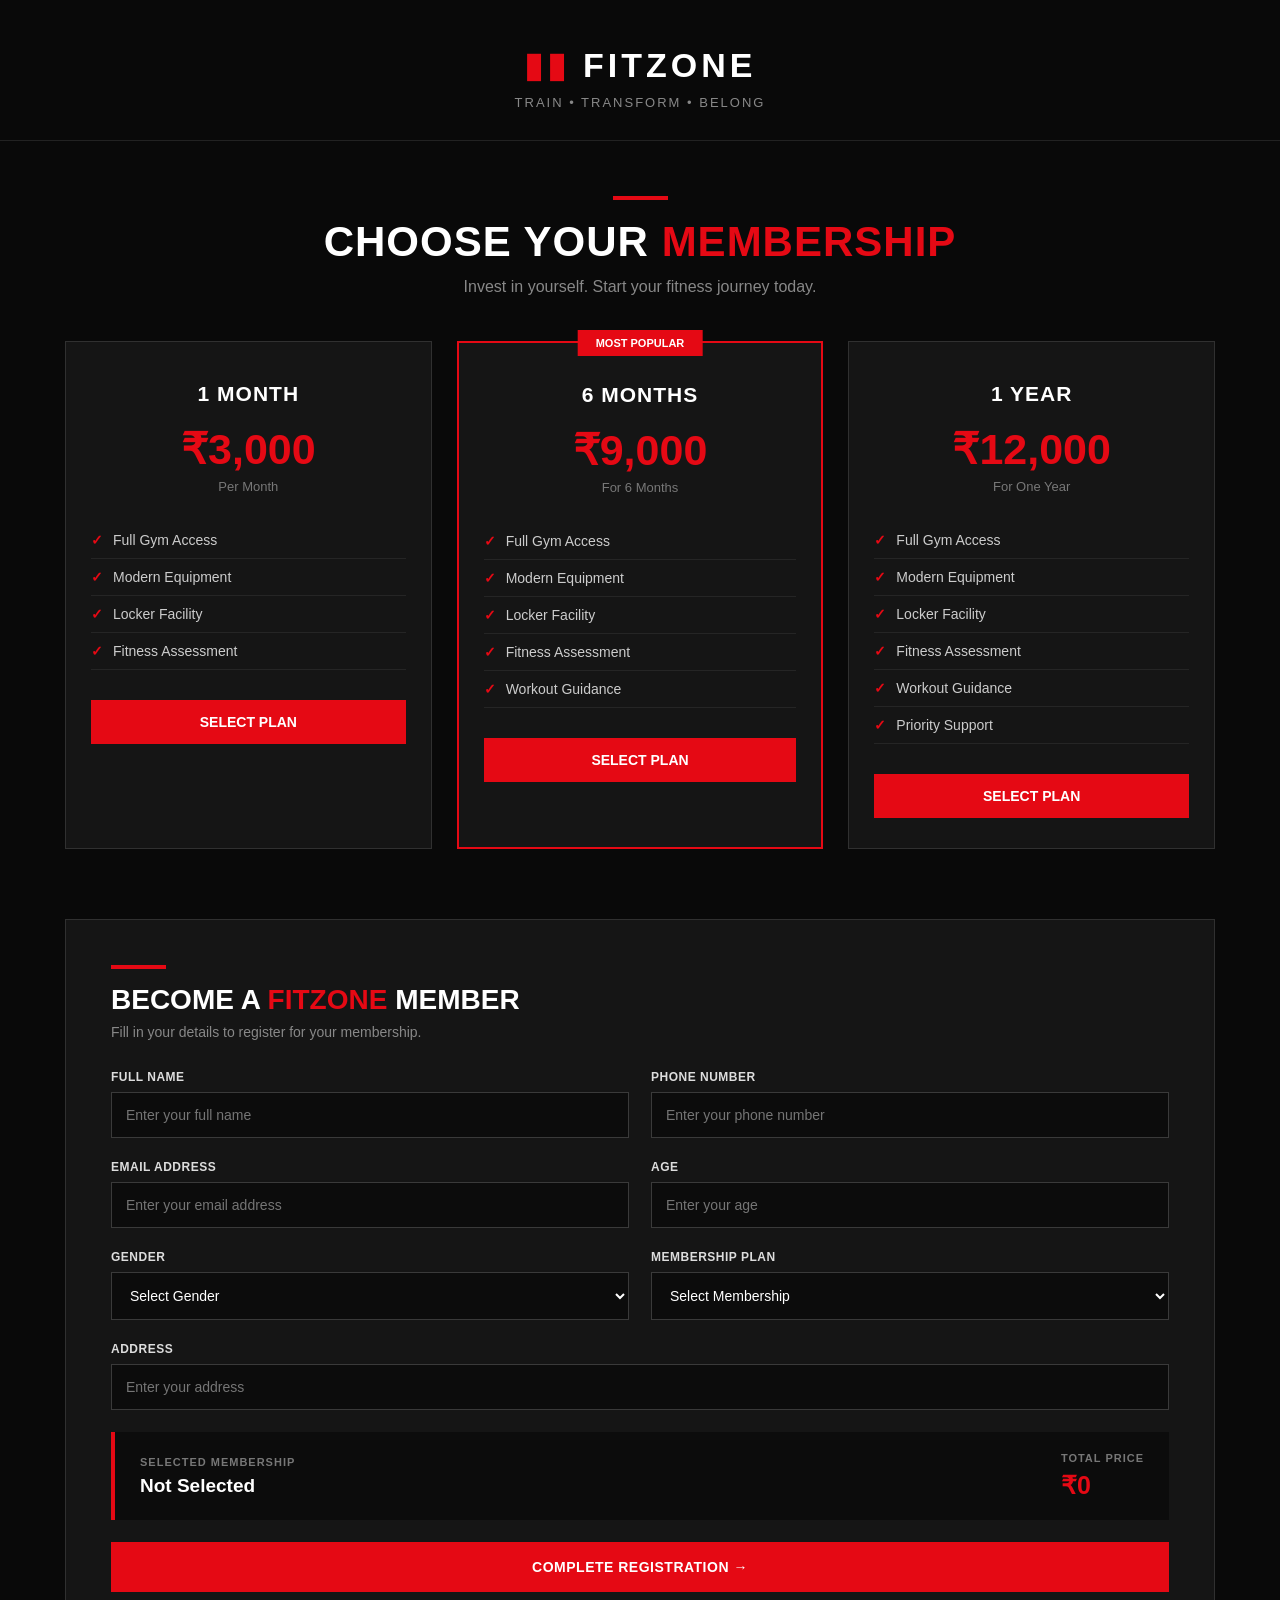
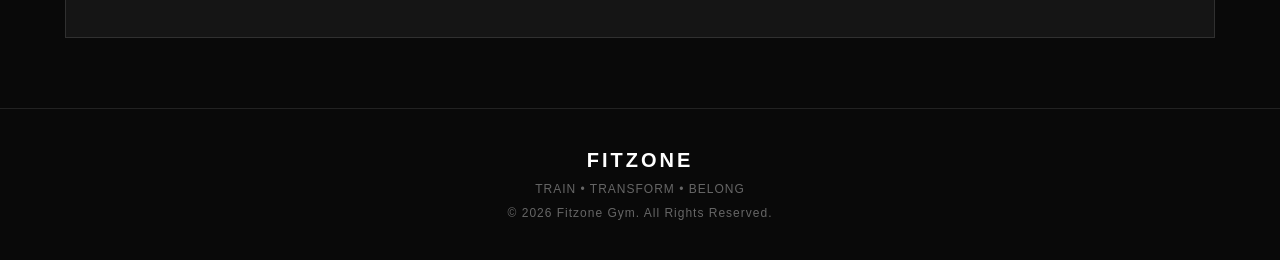
<file: Membership.html>
<!DOCTYPE html>
<html lang="en">

<head>
    <meta charset="UTF-8">
    <meta name="viewport" content="width=device-width, initial-scale=1.0">

    <title>Fitzone Gym Membership</title>

    <link rel="stylesheet" href="Membership.css">
</head>

<body>

    <!-- HEADER -->
    <header class="header">

        <div class="logo">
            <span>▮▮</span> FITZONE
        </div>

        <p>TRAIN • TRANSFORM • BELONG</p>

    </header>


    <!-- MAIN CONTENT -->
    <main class="container">

        <!-- PAGE TITLE -->
        <section class="page-heading">

            <div class="red-line"></div>

            <h1>
                CHOOSE YOUR <span>MEMBERSHIP</span>
            </h1>

            <p>
                Invest in yourself. Start your fitness journey today.
            </p>

        </section>


        <!-- MEMBERSHIP PLANS -->
        <section class="plans">


            <!-- 1 MONTH -->
            <div class="plan">

                <h2>1 MONTH</h2>

                <div class="price">
                    ₹3,000
                </div>

                <p class="duration">
                    Per Month
                </p>

                <ul>
                    <li>Full Gym Access</li>
                    <li>Modern Equipment</li>
                    <li>Locker Facility</li>
                    <li>Fitness Assessment</li>
                </ul>

                <button type="button" class="select-btn" onclick="selectPlan('1 Month', 3000)">
                    SELECT PLAN
                </button>

            </div>


            <!-- 6 MONTHS -->
            <div class="plan popular">

                <div class="popular-label">
                    MOST POPULAR
                </div>

                <h2>6 MONTHS</h2>

                <div class="price">
                    ₹9,000
                </div>

                <p class="duration">
                    For 6 Months
                </p>

                <ul>
                    <li>Full Gym Access</li>
                    <li>Modern Equipment</li>
                    <li>Locker Facility</li>
                    <li>Fitness Assessment</li>
                    <li>Workout Guidance</li>
                </ul>

                <button type="button" class="select-btn" onclick="selectPlan('6 Months', 9000)">
                    SELECT PLAN
                </button>

            </div>


            <!-- 1 YEAR -->
            <div class="plan">

                <h2>1 YEAR</h2>

                <div class="price">
                    ₹12,000
                </div>

                <p class="duration">
                    For One Year
                </p>

                <ul>
                    <li>Full Gym Access</li>
                    <li>Modern Equipment</li>
                    <li>Locker Facility</li>
                    <li>Fitness Assessment</li>
                    <li>Workout Guidance</li>
                    <li>Priority Support</li>
                </ul>

                <button type="button" class="select-btn" onclick="selectPlan('1 Year', 12000)">
                    SELECT PLAN
                </button>

            </div>

        </section>


        <!-- MEMBERSHIP FORM -->
        <section class="membership-form">

            <div class="form-heading">

                <div class="red-line"></div>

                <h2>
                    BECOME A <span>FITZONE</span> MEMBER
                </h2>

                <p>
                    Fill in your details to register for your membership.
                </p>

            </div>


            <form>


                <!-- FULL NAME -->
                <div class="form-group">

                    <label for="name">
                        FULL NAME
                    </label>

                    <input type="text" id="name" placeholder="Enter your full name" required>

                </div>


                <!-- PHONE -->
                <div class="form-group">

                    <label for="phone">
                        PHONE NUMBER
                    </label>

                    <input type="tel" id="phone" placeholder="Enter your phone number" required>

                </div>


                <!-- EMAIL -->
                <div class="form-group">

                    <label for="email">
                        EMAIL ADDRESS
                    </label>

                    <input type="email" id="email" placeholder="Enter your email address" required>

                </div>


                <!-- AGE -->
                <div class="form-group">

                    <label for="age">
                        AGE
                    </label>

                    <input type="number" id="age" placeholder="Enter your age" min="10" max="100" required>

                </div>


                <!-- GENDER -->
                <div class="form-group">

                    <label for="gender">
                        GENDER
                    </label>

                    <select id="gender" required>

                        <option value="">
                            Select Gender
                        </option>

                        <option value="male">
                            Male
                        </option>

                        <option value="female">
                            Female
                        </option>

                        <option value="other">
                            Other
                        </option>

                    </select>

                </div>


                <!-- MEMBERSHIP -->
                <div class="form-group">

                    <label for="membershipPlan">
                        MEMBERSHIP PLAN
                    </label>

                    <select id="membershipPlan" onchange="updatePrice()" required>

                        <option value="">
                            Select Membership
                        </option>

                        <option value="3000">
                            1 Month — ₹3,000
                        </option>

                        <option value="9000">
                            6 Months — ₹9,000
                        </option>

                        <option value="12000">
                            1 Year — ₹12,000
                        </option>

                    </select>

                </div>


                <!-- ADDRESS -->
                <div class="form-group full-width">

                    <label for="address">
                        ADDRESS
                    </label>

                    <input type="text" id="address" placeholder="Enter your address" required>

                </div>


                <!-- SELECTED PRICE -->
                <div class="selected-membership">

                    <div>
                        <span>SELECTED MEMBERSHIP</span>
                        <strong id="selectedPlan">
                            Not Selected
                        </strong>
                    </div>

                    <div>
                        <span>TOTAL PRICE</span>
                        <strong id="selectedPrice">
                            ₹0
                        </strong>
                    </div>

                </div>


                <!-- SUBMIT BUTTON -->
                <button type="submit" class="submit-btn">

                    COMPLETE REGISTRATION →

                </button>

            </form>

        </section>

    </main>


    <!-- FOOTER -->
    <footer>

        <h3>FITZONE</h3>

        <p>
            TRAIN • TRANSFORM • BELONG
        </p>

        <p>
            © 2026 Fitzone Gym. All Rights Reserved.
        </p>

    </footer>


    <!-- JAVASCRIPT -->
    <script>
        function selectPlan(plan, price) {

            document.getElementById("membershipPlan").value = price;

            document.getElementById("selectedPlan").innerText = plan;

            document.getElementById("selectedPrice").innerText =
                "₹" + price.toLocaleString("en-IN");

            document.querySelector(".membership-form").scrollIntoView({
                behavior: "smooth"
            });

        }


        function updatePrice() {

            const select =
                document.getElementById("membershipPlan");

            const price =
                Number(select.value);

            const plan =
                select.options[select.selectedIndex].text;


            if (price) {

                document.getElementById("selectedPlan").innerText =
                    plan.split("—")[0].trim();

                document.getElementById("selectedPrice").innerText =
                    "₹" + price.toLocaleString("en-IN");

            } else {

                document.getElementById("selectedPlan").innerText =
                    "Not Selected";

                document.getElementById("selectedPrice").innerText =
                    "₹0";

            }

        }
    </script>
    <!-- TRAINING SESSION POPUP -->

    <div class="training-popup" id="trainingPopup">

        <div class="training-box">

            <!-- CLOSE BUTTON -->
            <button class="training-close" id="trainingClose">
            ×
        </button>

            <div class="training-header">

                <div class="red-line"></div>

                <h2>FITZONE TRAINING SESSIONS</h2>

                <p>
                    Choose the training session that suits your fitness goals.
                </p>

            </div>


            <!-- TRAINING TABLE -->

            <div class="training-table">

                <div class="table-header">
                    <span>TRAINING SESSION</span>
                    <span>TRAINER</span>
                    <span>FEE</span>
                </div>


                <!-- PERSONAL TRAINING -->

                <div class="training-row">

                    <span>
                    Personal Training
                </span>

                    <span>
                    Rahul
                </span>

                    <strong>
                    ₹1,500
                </strong>

                </div>


                <!-- STRENGTH -->

                <div class="training-row">

                    <span>
                    Strength Training
                </span>

                    <span>
                    Arjun
                </span>

                    <strong>
                    ₹1,000
                </strong>

                </div>


                <!-- CARDIO -->

                <div class="training-row">

                    <span>
                    Cardio Training
                </span>

                    <span>
                    Priya
                </span>

                    <strong>
                    ₹800
                </strong>

                </div>


                <!-- ZUMBA -->

                <div class="training-row">

                    <span>
                    Zumba
                </span>

                    <span>
                    Neha
                </span>

                    <strong class="free">
                    FREE
                </strong>

                </div>


                <!-- YOGA -->

                <div class="training-row">

                    <span>
                    Yoga
                </span>

                    <span>
                    Anjali
                </span>

                    <strong>
                    ₹500
                </strong>

                </div>

            </div>


            <!-- BOOK SESSION -->

            <button class="book-training">
            BOOK A TRAINING SESSION →
        </button>

        </div>

    </div>


    <script>
        /* =========================
                       TRAINING SESSION POPUP
                    ========================= */

        const trainingPopup =
            document.getElementById("trainingPopup");

        const trainingClose =
            document.getElementById("trainingClose");


        /* FIND TRAINING LINK */

        const navigationLinks =
            document.querySelectorAll("nav a");


        navigationLinks.forEach(function(link) {

            if (
                link.textContent.trim() ===
                "TRAINING"
            ) {

                link.addEventListener(
                    "click",
                    function(event) {

                        event.preventDefault();

                        trainingPopup.classList.add("show");

                    }
                );

            }

        });


        /* CLOSE */

        trainingClose.addEventListener(
            "click",
            function() {

                trainingPopup.classList.remove("show");

            }
        );


        /* CLOSE WHEN CLICKING OUTSIDE */

        trainingPopup.addEventListener(
            "click",
            function(event) {

                if (
                    event.target ===
                    trainingPopup
                ) {

                    trainingPopup.classList.remove("show");

                }

            }
        );
    </script>

</body>

</html>
</file>
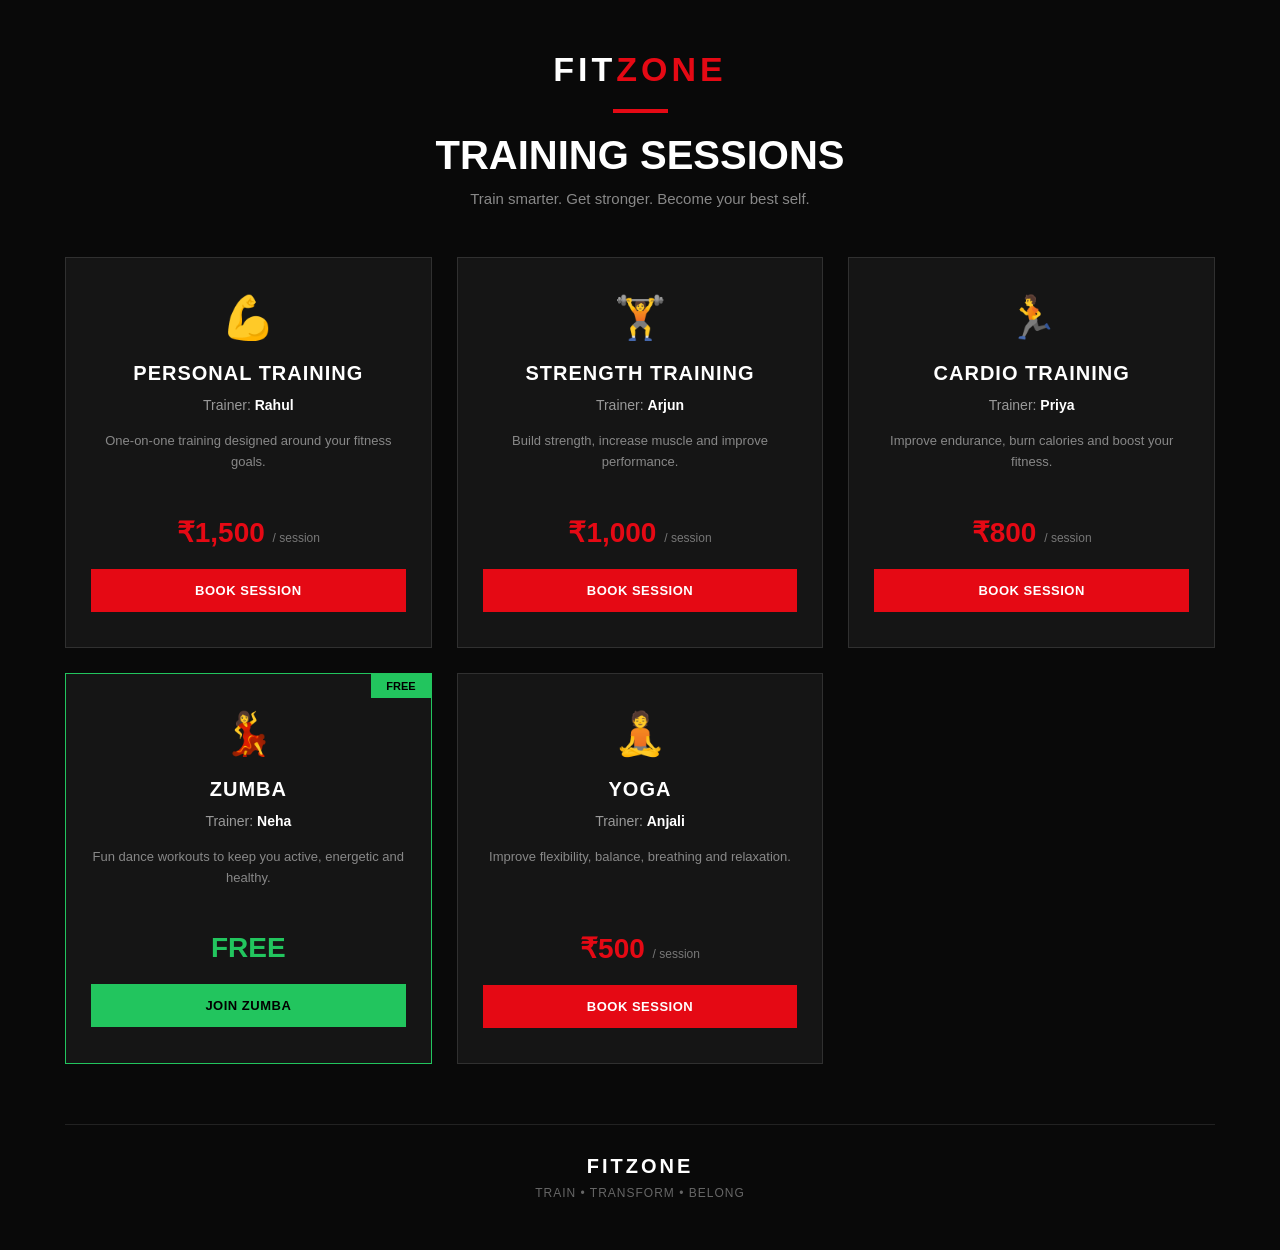
<file: Training.html>
<!DOCTYPE html>
<html lang="en">

<head>

    <meta charset="UTF-8">

    <meta name="viewport" content="width=device-width, initial-scale=1.0">

    <title>Fitzone Training Sessions</title>

    <link rel="stylesheet" href="training.css">

</head>


<body>

    <div class="training-container">

        <!-- HEADER -->

        <div class="training-header">

            <div class="logo">
                FIT<span>ZONE</span>
            </div>

            <div class="red-line"></div>

            <h1>
                TRAINING SESSIONS
            </h1>

            <p>
                Train smarter. Get stronger. Become your best self.
            </p>

        </div>


        <!-- TRAINING CARDS -->

        <div class="training-grid">


            <!-- PERSONAL TRAINING -->

            <div class="training-card">

                <div class="icon">
                    💪
                </div>

                <h2>
                    PERSONAL TRAINING
                </h2>

                <p class="trainer">
                    Trainer: <strong>Rahul</strong>
                </p>

                <p class="description">
                    One-on-one training designed around your fitness goals.
                </p>

                <div class="fee">
                    ₹1,500
                    <span>/ session</span>
                </div>

                <button>
                    BOOK SESSION
                </button>

            </div>


            <!-- STRENGTH TRAINING -->

            <div class="training-card">

                <div class="icon">
                    🏋️
                </div>

                <h2>
                    STRENGTH TRAINING
                </h2>

                <p class="trainer">
                    Trainer: <strong>Arjun</strong>
                </p>

                <p class="description">
                    Build strength, increase muscle and improve performance.
                </p>

                <div class="fee">
                    ₹1,000
                    <span>/ session</span>
                </div>

                <button>
                    BOOK SESSION
                </button>

            </div>


            <!-- CARDIO -->

            <div class="training-card">

                <div class="icon">
                    🏃
                </div>

                <h2>
                    CARDIO TRAINING
                </h2>

                <p class="trainer">
                    Trainer: <strong>Priya</strong>
                </p>

                <p class="description">
                    Improve endurance, burn calories and boost your fitness.
                </p>

                <div class="fee">
                    ₹800
                    <span>/ session</span>
                </div>

                <button>
                    BOOK SESSION
                </button>

            </div>


            <!-- ZUMBA -->

            <div class="training-card free-card">

                <div class="free-label">
                    FREE
                </div>

                <div class="icon">
                    💃
                </div>

                <h2>
                    ZUMBA
                </h2>

                <p class="trainer">
                    Trainer: <strong>Neha</strong>
                </p>

                <p class="description">
                    Fun dance workouts to keep you active, energetic and healthy.
                </p>

                <div class="fee free">
                    FREE
                </div>

                <button>
                    JOIN ZUMBA
                </button>

            </div>


            <!-- YOGA -->

            <div class="training-card">

                <div class="icon">
                    🧘
                </div>

                <h2>
                    YOGA
                </h2>

                <p class="trainer">
                    Trainer: <strong>Anjali</strong>
                </p>

                <p class="description">
                    Improve flexibility, balance, breathing and relaxation.
                </p>

                <div class="fee">
                    ₹500
                    <span>/ session</span>
                </div>

                <button>
                    BOOK SESSION
                </button>

            </div>

        </div>


        <!-- FOOTER -->

        <div class="footer">

            <h3>
                FITZONE
            </h3>

            <p>
                TRAIN • TRANSFORM • BELONG
            </p>

        </div>

    </div>

</body>

</html>
</file>
<file: Membership.css>
/* ================================
   RESET
================================ */

* {
    margin: 0;
    padding: 0;
    box-sizing: border-box;
}


/* ================================
   BODY
================================ */

body {
    font-family: Arial, Helvetica, sans-serif;
    background: #090909;
    color: #ffffff;
    min-height: 100vh;
}


/* ================================
   HEADER
================================ */

.header {
    text-align: center;
    padding: 45px 20px 30px;
    border-bottom: 1px solid #222;
}

.logo {
    font-size: 34px;
    font-weight: 900;
    letter-spacing: 4px;
}

.logo span {
    color: #e50914;
}

.header p {
    color: #888;
    font-size: 13px;
    letter-spacing: 2px;
    margin-top: 10px;
}


/* ================================
   CONTAINER
================================ */

.container {
    width: 92%;
    max-width: 1150px;
    margin: auto;
}


/* ================================
   PAGE HEADING
================================ */

.page-heading {
    text-align: center;
    padding: 55px 0 45px;
}

.red-line {
    width: 55px;
    height: 4px;
    background: #e50914;
    margin: 0 auto 18px;
}

.page-heading h1 {
    font-size: 42px;
    font-weight: 900;
    letter-spacing: 1px;
    margin-bottom: 12px;
}

.page-heading h1 span {
    color: #e50914;
}

.page-heading p {
    color: #888;
    font-size: 16px;
}


/* ================================
   MEMBERSHIP PLANS
================================ */

.plans {
    display: grid;
    grid-template-columns: repeat(3, 1fr);
    gap: 25px;
    margin-bottom: 70px;
}

.plan {
    background: #151515;
    border: 1px solid #303030;
    padding: 40px 25px 30px;
    text-align: center;
    position: relative;
    transition: 0.3s ease;
}

.plan:hover {
    transform: translateY(-8px);
    border-color: #e50914;
    box-shadow: 0 15px 40px rgba(229, 9, 20, 0.15);
}


/* POPULAR PLAN */

.plan.popular {
    border: 2px solid #e50914;
}

.popular-label {
    position: absolute;
    top: 0;
    left: 50%;
    transform: translate(-50%, -50%);
    background: #e50914;
    color: #fff;
    padding: 7px 18px;
    font-size: 11px;
    font-weight: bold;
    white-space: nowrap;
}

.plan h2 {
    font-size: 21px;
    letter-spacing: 1px;
    margin-bottom: 18px;
}

.price {
    color: #e50914;
    font-size: 43px;
    font-weight: 900;
    margin-bottom: 5px;
}

.duration {
    color: #777;
    font-size: 13px;
    margin-bottom: 28px;
}


/* PLAN FEATURES */

.plan ul {
    list-style: none;
    text-align: left;
    margin-bottom: 30px;
}

.plan li {
    color: #ccc;
    font-size: 14px;
    padding: 10px 0;
    border-bottom: 1px solid #252525;
}

.plan li::before {
    content: "✓";
    color: #e50914;
    font-weight: bold;
    margin-right: 10px;
}


/* SELECT BUTTON */

.select-btn {
    width: 100%;
    padding: 14px;
    background: #e50914;
    color: #fff;
    border: none;
    cursor: pointer;
    font-weight: bold;
    font-size: 14px;
    transition: 0.2s;
}

.select-btn:hover {
    background: #ff1c2b;
    transform: scale(1.02);
}


/* ================================
   MEMBERSHIP FORM
================================ */

.membership-form {
    background: #151515;
    border: 1px solid #303030;
    padding: 45px;
    margin-bottom: 70px;
}

.form-heading {
    margin-bottom: 30px;
}

.form-heading .red-line {
    margin: 0 0 15px;
}

.form-heading h2 {
    font-size: 28px;
    margin-bottom: 8px;
}

.form-heading h2 span {
    color: #e50914;
}

.form-heading p {
    color: #888;
    font-size: 14px;
}


/* ================================
   FORM
================================ */

form {
    display: grid;
    grid-template-columns: repeat(2, 1fr);
    gap: 22px;
}

.form-group {
    display: flex;
    flex-direction: column;
    gap: 8px;
}

.full-width {
    grid-column: 1 / -1;
}

.form-group label {
    color: #ddd;
    font-size: 12px;
    font-weight: bold;
    letter-spacing: 0.5px;
}

.form-group input,
.form-group select {
    width: 100%;
    padding: 14px;
    background: #0c0c0c;
    border: 1px solid #3a3a3a;
    color: #fff;
    outline: none;
    font-size: 14px;
}

.form-group input:focus,
.form-group select:focus {
    border-color: #e50914;
}

.form-group select option {
    background: #111;
    color: #fff;
}


/* ================================
   SELECTED MEMBERSHIP
================================ */

.selected-membership {
    grid-column: 1 / -1;
    display: flex;
    justify-content: space-between;
    align-items: center;
    background: #0c0c0c;
    border-left: 4px solid #e50914;
    padding: 20px 25px;
}

.selected-membership div {
    display: flex;
    flex-direction: column;
    gap: 7px;
}

.selected-membership span {
    color: #777;
    font-size: 11px;
    font-weight: bold;
    letter-spacing: 1px;
}

.selected-membership strong {
    font-size: 19px;
    color: #fff;
}

.selected-membership div:last-child strong {
    color: #e50914;
    font-size: 25px;
}


/* ================================
   SUBMIT BUTTON
================================ */

.submit-btn {
    grid-column: 1 / -1;
    padding: 17px;
    background: #e50914;
    color: #fff;
    border: none;
    cursor: pointer;
    font-size: 14px;
    font-weight: bold;
    letter-spacing: 0.5px;
    transition: 0.2s;
}

.submit-btn:hover {
    background: #ff1c2b;
}


/* ================================
   FOOTER
================================ */

footer {
    text-align: center;
    border-top: 1px solid #222;
    padding: 40px 20px;
    color: #666;
}

footer h3 {
    color: #fff;
    font-size: 20px;
    letter-spacing: 3px;
}

footer p {
    margin-top: 10px;
    font-size: 12px;
    letter-spacing: 1px;
}


/* ================================
   TABLET
================================ */

@media (max-width: 850px) {
    .plans {
        grid-template-columns: 1fr;
        max-width: 500px;
        margin-left: auto;
        margin-right: auto;
    }
}


/* ================================
   MOBILE
================================ */

@media (max-width: 600px) {
    .header {
        padding-top: 30px;
    }
    .logo {
        font-size: 27px;
    }
    .page-heading {
        padding-top: 40px;
    }
    .page-heading h1 {
        font-size: 29px;
        line-height: 1.2;
    }
    .page-heading p {
        font-size: 14px;
        line-height: 1.6;
    }
    .membership-form {
        padding: 25px 18px;
    }
    .form-heading h2 {
        font-size: 23px;
    }
    form {
        grid-template-columns: 1fr;
    }
    .full-width {
        grid-column: auto;
    }
    .selected-membership {
        grid-column: auto;
        flex-direction: column;
        align-items: flex-start;
        gap: 18px;
    }
    .submit-btn {
        grid-column: auto;
    }
    .price {
        font-size: 38px;
    }
}


/* =================================
   TRAINING POPUP
================================= */

.training-popup {
    position: fixed;
    inset: 0;
    width: 100%;
    height: 100%;
    background: rgba(0, 0, 0, 0.88);
    display: flex;
    justify-content: center;
    align-items: center;
    padding: 20px;
    opacity: 0;
    visibility: hidden;
    transition: 0.3s ease;
    z-index: 99998;
    overflow-y: auto;
}


/* OPEN */

.training-popup.show {
    opacity: 1;
    visibility: visible;
}


/* =================================
   TRAINING BOX
================================= */

.training-box {
    position: relative;
    width: 100%;
    max-width: 850px;
    background: #111;
    border: 1px solid #333;
    padding: 45px;
    box-shadow: 0 20px 70px rgba(0, 0, 0, 0.7);
    transform: translateY(30px);
    transition: 0.3s ease;
}

.training-popup.show .training-box {
    transform: translateY(0);
}


/* =================================
   CLOSE BUTTON
================================= */

.training-close {
    position: absolute;
    top: 12px;
    right: 18px;
    background: transparent;
    border: none;
    color: white;
    font-size: 35px;
    cursor: pointer;
}

.training-close:hover {
    color: #e50914;
}


/* =================================
   HEADER
================================= */

.training-header {
    margin-bottom: 30px;
}

.training-header .red-line {
    width: 50px;
    height: 4px;
    background: #e50914;
    margin-bottom: 15px;
}

.training-header h2 {
    font-size: 28px;
    margin-bottom: 10px;
}

.training-header p {
    color: #888;
    font-size: 14px;
}


/* =================================
   TRAINING TABLE
================================= */

.training-table {
    width: 100%;
    border: 1px solid #303030;
}


/* TABLE HEADER */

.table-header {
    display: grid;
    grid-template-columns: 2fr 1fr 1fr;
    background: #e50914;
    padding: 15px 20px;
    font-size: 12px;
    font-weight: bold;
}


/* TABLE ROW */

.training-row {
    display: grid;
    grid-template-columns: 2fr 1fr 1fr;
    padding: 18px 20px;
    background: #181818;
    border-top: 1px solid #303030;
    align-items: center;
    font-size: 14px;
}

.training-row:hover {
    background: #202020;
}


/* TRAINER */

.training-row span:nth-child(2) {
    color: #999;
}


/* PRICE */

.training-row strong {
    color: #e50914;
    font-size: 16px;
}

.training-row .free {
    color: #22c55e;
}


/* =================================
   BOOK BUTTON
================================= */

.book-training {
    width: 100%;
    margin-top: 25px;
    padding: 16px;
    background: #e50914;
    color: white;
    border: none;
    cursor: pointer;
    font-weight: bold;
    font-size: 14px;
    transition: 0.2s;
}

.book-training:hover {
    background: #ff1c2b;
}


/* =================================
   MOBILE
================================= */

@media (max-width: 600px) {
    .training-box {
        padding: 30px 18px;
    }
    .training-header h2 {
        font-size: 22px;
    }
    .table-header {
        grid-template-columns: 1.5fr 1fr 0.8fr;
        padding: 12px 10px;
        font-size: 10px;
    }
    .training-row {
        grid-template-columns: 1.5fr 1fr 0.8fr;
        padding: 15px 10px;
        font-size: 12px;
    }
    .training-row strong {
        font-size: 13px;
    }
}
</file>
<file: training.css>
/* ================================
   RESET
================================ */

* {
    margin: 0;
    padding: 0;
    box-sizing: border-box;
}


/* ================================
   BODY
================================ */

body {
    font-family: Arial, Helvetica, sans-serif;
    background: #090909;
    color: #ffffff;
    min-height: 100vh;
}


/* ================================
   CONTAINER
================================ */

.training-container {
    width: 92%;
    max-width: 1150px;
    margin: auto;
    padding: 50px 0;
}


/* ================================
   HEADER
================================ */

.training-header {
    text-align: center;
    margin-bottom: 50px;
}

.logo {
    font-size: 34px;
    font-weight: 900;
    letter-spacing: 4px;
}

.logo span {
    color: #e50914;
}

.red-line {
    width: 55px;
    height: 4px;
    background: #e50914;
    margin: 20px auto;
}

.training-header h1 {
    font-size: 40px;
    font-weight: 900;
    margin-bottom: 12px;
}

.training-header p {
    color: #888;
    font-size: 15px;
}


/* ================================
   TRAINING GRID
================================ */

.training-grid {
    display: grid;
    grid-template-columns: repeat(3, 1fr);
    gap: 25px;
}


/* ================================
   TRAINING CARD
================================ */

.training-card {
    position: relative;
    background: #151515;
    border: 1px solid #303030;
    padding: 35px 25px;
    text-align: center;
    transition: 0.3s ease;
}

.training-card:hover {
    transform: translateY(-7px);
    border-color: #e50914;
    box-shadow: 0 15px 40px rgba(229, 9, 20, 0.15);
}


/* ================================
   ICON
================================ */

.icon {
    font-size: 42px;
    margin-bottom: 20px;
}


/* ================================
   TITLE
================================ */

.training-card h2 {
    font-size: 20px;
    letter-spacing: 1px;
    margin-bottom: 12px;
}


/* ================================
   TRAINER
================================ */

.trainer {
    color: #999;
    font-size: 14px;
    margin-bottom: 18px;
}

.trainer strong {
    color: #ffffff;
}


/* ================================
   DESCRIPTION
================================ */

.description {
    color: #888;
    font-size: 13px;
    line-height: 1.6;
    min-height: 65px;
}


/* ================================
   FEE
================================ */

.fee {
    color: #e50914;
    font-size: 28px;
    font-weight: 900;
    margin: 20px 0;
}

.fee span {
    color: #777;
    font-size: 12px;
    font-weight: normal;
}


/* ================================
   FREE ZUMBA
================================ */

.free-card {
    border-color: #22c55e;
}

.free-card:hover {
    border-color: #22c55e;
    box-shadow: 0 15px 40px rgba(34, 197, 94, 0.12);
}

.free-label {
    position: absolute;
    top: 0;
    right: 0;
    background: #22c55e;
    color: #000;
    padding: 6px 15px;
    font-size: 11px;
    font-weight: bold;
}

.fee.free {
    color: #22c55e;
}


/* ================================
   BUTTON
================================ */

.training-card button {
    width: 100%;
    padding: 14px;
    background: #e50914;
    color: #ffffff;
    border: none;
    cursor: pointer;
    font-size: 13px;
    font-weight: bold;
    letter-spacing: 0.5px;
    transition: 0.2s;
}

.training-card button:hover {
    background: #ff1c2b;
}

.free-card button {
    background: #22c55e;
    color: #000;
}

.free-card button:hover {
    background: #32e06c;
}


/* ================================
   FOOTER
================================ */

.footer {
    text-align: center;
    border-top: 1px solid #222;
    margin-top: 60px;
    padding-top: 30px;
}

.footer h3 {
    font-size: 20px;
    letter-spacing: 3px;
}

.footer p {
    color: #666;
    font-size: 12px;
    letter-spacing: 1px;
    margin-top: 8px;
}


/* ================================
   TABLET
================================ */

@media (max-width: 900px) {
    .training-grid {
        grid-template-columns: repeat(2, 1fr);
    }
}


/* ================================
   MOBILE
================================ */

@media (max-width: 600px) {
    .training-container {
        padding: 30px 0;
    }
    .training-header h1 {
        font-size: 28px;
    }
    .training-header p {
        font-size: 13px;
        line-height: 1.6;
    }
    .training-grid {
        grid-template-columns: 1fr;
    }
    .training-card {
        padding: 30px 20px;
    }
}
</file>
